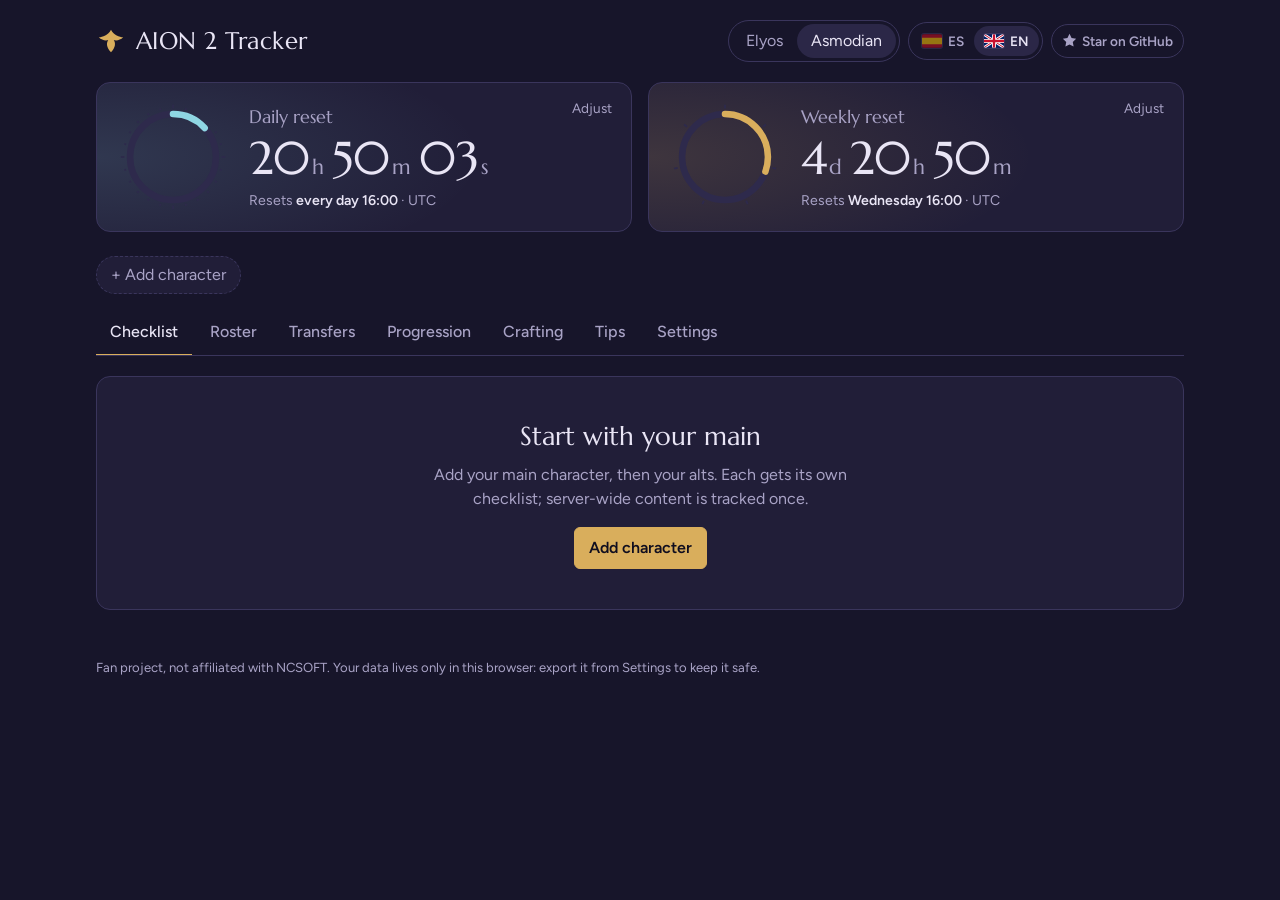
<file: index.html>
<!doctype html>
<html lang="es" data-faction="asmodian">
<head>
  <meta charset="utf-8">
  <meta name="viewport" content="width=device-width, initial-scale=1">
  <title>AION 2 Tracker</title>
  <meta name="description" content="Checklist diaria y semanal de AION 2 para tu main y tus alters, con contadores de reset por zona horaria.">
  <!-- Vista previa al compartir el link (Discord, Reddit, WhatsApp, X). La imagen se genera con tools/og-image.mjs -->
  <meta property="og:type" content="website">
  <meta property="og:site_name" content="AION 2 Tracker">
  <meta property="og:title" content="AION 2 Tracker">
  <meta property="og:description" content="Dailies y weeklies de AION 2 (global) para tu main y tus alters, con contadores de reset. Daily &amp; weekly checklist for your whole roster.">
  <meta property="og:url" content="https://aion2-tracker.github.io/Aion2-DailiesTracker/">
  <meta property="og:image" content="https://aion2-tracker.github.io/Aion2-DailiesTracker/og.png">
  <meta property="og:image:width" content="1200">
  <meta property="og:image:height" content="630">
  <meta property="og:image:alt" content="AION 2 Tracker: checklist diaria y semanal con contadores de reset">
  <meta property="og:locale" content="es_LA">
  <meta property="og:locale:alternate" content="en_US">
  <meta name="twitter:card" content="summary_large_image">
  <meta name="theme-color" content="#17152a">
  <link rel="icon" href="data:image/svg+xml,<svg xmlns='http://www.w3.org/2000/svg' viewBox='0 0 32 32'><path d='M16 4c-3 6-9 8-13 8 3 3 7 4 10 3-2 3-2 8 3 13 5-5 5-10 3-13 3 1 7 0 10-3-4 0-10-2-13-8z' fill='%23d9ae5c'/></svg>">
  <link rel="preload" href="fonts/figtree-latin.woff2" as="font" type="font/woff2" crossorigin>
  <link rel="preload" href="fonts/marcellus-latin.woff2" as="font" type="font/woff2" crossorigin>
  <link rel="stylesheet" href="styles.css">
</head>
<body>
  <header class="top">
    <div class="brand">
      <svg class="brand-mark" viewBox="0 0 32 32" aria-hidden="true"><path d="M16 4c-3 6-9 8-13 8 3 3 7 4 10 3-2 3-2 8 3 13 5-5 5-10 3-13 3 1 7 0 10-3-4 0-10-2-13-8z"/></svg>
      <h1>AION 2 Tracker</h1>
    </div>
    <div class="top-actions">
      <div class="faction" role="group" aria-label="Tema">
        <button type="button" data-set-faction="elyos" data-i18n="elyos">Elyos</button>
        <button type="button" data-set-faction="asmodian" data-i18n="asmodian">Asmodian</button>
      </div>
      <div class="seg langs" role="group" aria-label="Idioma">
        <button type="button" data-lang="es"><svg class="flag" viewBox="0 0 3 2" aria-hidden="true"><path fill="#c60b1e" d="M0 0h3v2H0z"/><path fill="#ffc400" d="M0 .5h3v1H0z"/></svg>ES</button>
        <button type="button" data-lang="en"><svg class="flag" viewBox="0 0 60 40" aria-hidden="true"><clipPath id="fl-uk"><path d="M0 0h60v40H0z"/></clipPath><g clip-path="url(#fl-uk)"><path fill="#012169" d="M0 0h60v40H0z"/><path stroke="#fff" stroke-width="8" d="M0 0l60 40M60 0L0 40"/><path stroke="#c8102e" stroke-width="3" d="M0 0l60 40M60 0L0 40"/><path stroke="#fff" stroke-width="12" d="M30 0v40M0 20h60"/><path stroke="#c8102e" stroke-width="7" d="M30 0v40M0 20h60"/></g></svg>EN</button>
      </div>
      <a class="star" id="starLink" href="https://github.com/aion2-tracker/Aion2-DailiesTracker" target="_blank" rel="noopener">
        <svg viewBox="0 0 16 16" aria-hidden="true"><path d="M8 .9l2.2 4.5 4.9.7-3.6 3.5.9 4.9L8 12.2l-4.4 2.3.9-4.9L.9 6.1l4.9-.7z"/></svg><span class="star-label" data-i18n="star">Dar estrella en GitHub</span><span id="starCount"></span>
      </a>
    </div>
  </header>

  <section class="clocks" id="clocks" aria-label="Resets"></section>

  <nav class="roster" id="roster" aria-label="Personajes"></nav>

  <nav class="tabs" role="tablist" id="tabs">
    <button role="tab" data-tab="checklist" data-i18n="tab_checklist">Checklist</button>
    <button role="tab" data-tab="overview" data-i18n="tab_overview">Roster</button>
    <button role="tab" data-tab="transfers" data-i18n="tab_transfers">Traspasos</button>
    <button role="tab" data-tab="progress" data-i18n="tab_progress">Progresión</button>
    <button role="tab" data-tab="craft" data-i18n="tab_craft">Crafteo</button>
    <button role="tab" data-tab="tips" data-i18n="tab_tips">Consejos</button>
    <button role="tab" data-tab="settings" data-i18n="tab_settings">Ajustes</button>
  </nav>

  <main id="view"></main>

  <footer class="foot">
    <p data-i18n="footer">Proyecto de fans, sin relación con NCSOFT. Tus datos se guardan solo en este navegador.</p>
  </footer>

  <dialog id="dlg"></dialog>

  <script src="data.js"></script>
  <script src="craft.js"></script>
  <script src="app.js"></script>
</body>
</html>
</file>
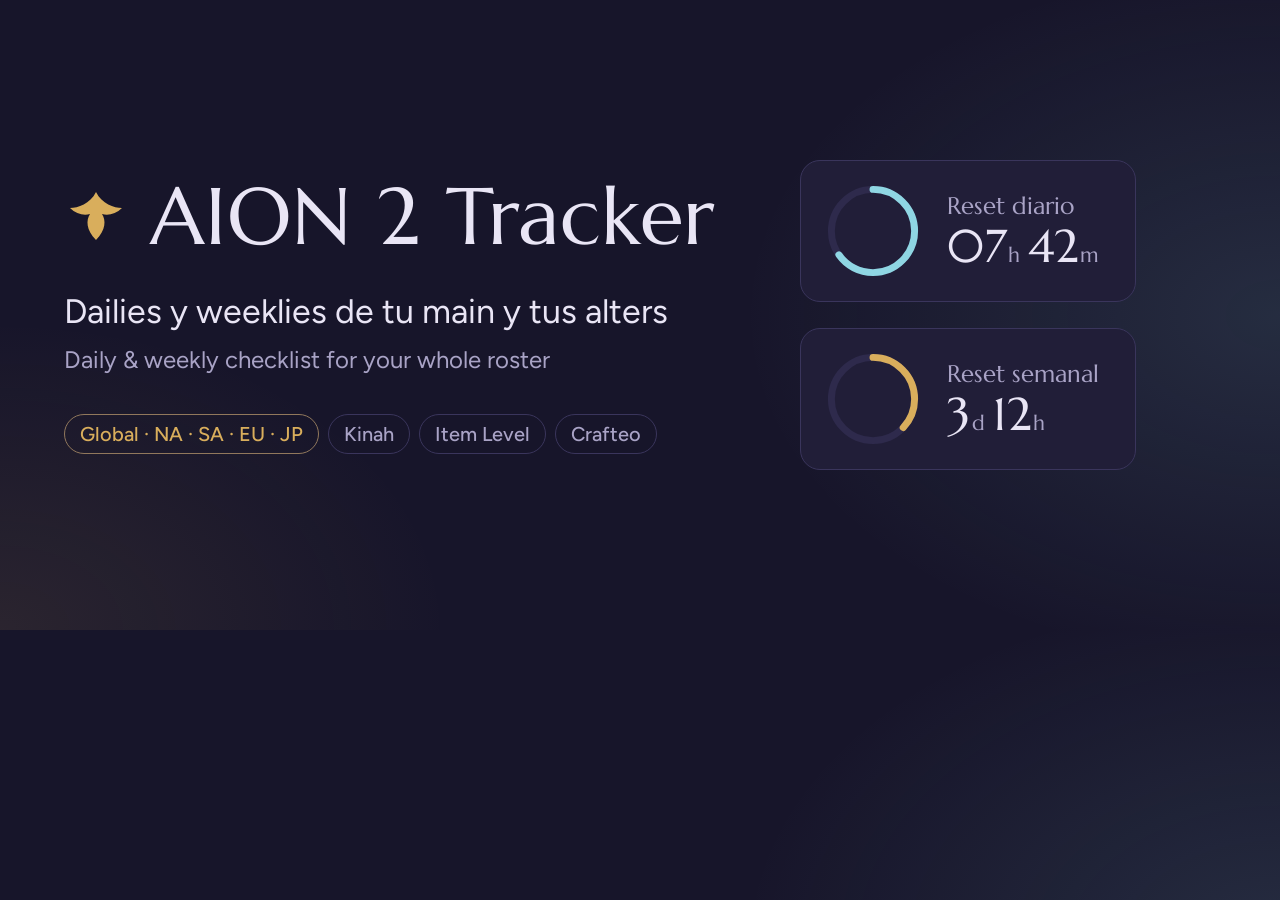
<file: tools/og-card.html>
<!doctype html>
<!-- Imagen de vista previa (og.png, 1200x630). Regenerar: node tools/og-image.mjs -->
<html>
<head>
<meta charset="utf-8">
<style>
  @font-face { font-family: "Figtree"; font-weight: 400 700; src: url(../fonts/figtree-latin.woff2) format("woff2"); }
  @font-face { font-family: "Marcellus"; src: url(../fonts/marcellus-latin.woff2) format("woff2"); }
  :root { --bg: #17152a; --surface: #211e38; --line: #3a355c; --ink: #e9e5f5; --ink-soft: #a9a3c6; --aether: #8fd6e3; --gold: #d9ae5c; --track: #2e2a4c; }
  * { box-sizing: border-box; margin: 0; }
  body {
    width: 1200px; height: 630px; overflow: hidden; font-family: "Figtree", sans-serif; color: var(--ink);
    background:
      radial-gradient(60% 80% at 100% 50%, color-mix(in srgb, var(--aether) 12%, transparent), transparent 70%),
      radial-gradient(50% 70% at 0% 100%, color-mix(in srgb, var(--gold) 10%, transparent), transparent 70%),
      var(--bg);
    display: grid; grid-template-columns: 1fr auto; align-items: center; gap: 36px; padding: 0 64px;
  }
  .brand { display: flex; align-items: center; gap: 22px; }
  .brand svg { width: 64px; height: 64px; fill: var(--gold); }
  h1 { font-family: "Marcellus", serif; font-weight: 400; font-size: 80px; letter-spacing: .01em; line-height: 1; white-space: nowrap; }
  .tag { font-size: 34px; margin: 34px 0 10px; line-height: 1.3; }
  .tag-en { font-size: 24px; color: var(--ink-soft); }
  .pills { display: flex; flex-wrap: nowrap; gap: 9px; margin-top: 40px; }
  .pills span { border: 1px solid var(--line); border-radius: 999px; padding: 7px 15px; font-size: 20px; color: var(--ink-soft); font-weight: 500; }
  .pills .hl { color: var(--gold); border-color: color-mix(in srgb, var(--gold) 55%, var(--line)); }
  .rings { display: grid; gap: 26px; }
  .ring-card { display: flex; align-items: center; gap: 22px; background: var(--surface); border: 1px solid var(--line); border-radius: 20px; padding: 18px 28px 18px 20px; }
  .ring-card svg { width: 104px; height: 104px; }
  .ring-card circle { fill: none; stroke-width: 8; }
  .ring-card .t { stroke: var(--track); }
  .ring-card .a { stroke-linecap: round; }
  .ring-card h2 { font-family: "Marcellus", serif; font-weight: 400; font-size: 24px; color: var(--ink-soft); }
  .cd { font-family: "Marcellus", serif; font-size: 46px; line-height: 1.1; font-variant-numeric: tabular-nums; }
  .cd small { font-size: .45em; color: var(--ink-soft); margin: 0 8px 0 2px; }
</style>
</head>
<body>
  <div>
    <div class="brand">
      <svg viewBox="0 0 32 32"><path d="M16 4c-3 6-9 8-13 8 3 3 7 4 10 3-2 3-2 8 3 13 5-5 5-10 3-13 3 1 7 0 10-3-4 0-10-2-13-8z"/></svg>
      <h1>AION 2 Tracker</h1>
    </div>
    <p class="tag">Dailies y weeklies de tu main y tus alters</p>
    <p class="tag-en">Daily &amp; weekly checklist for your whole roster</p>
    <div class="pills">
      <span class="hl">Global · NA · SA · EU · JP</span>
      <span>Kinah</span><span>Item Level</span><span>Crafteo</span>
    </div>
  </div>
  <div class="rings">
    <div class="ring-card">
      <svg viewBox="0 0 120 120"><circle class="t" cx="60" cy="60" r="48"/><circle class="a" cx="60" cy="60" r="48" stroke="#8fd6e3" stroke-dasharray="301.6" stroke-dashoffset="105" transform="rotate(-90 60 60)"/></svg>
      <div><h2>Reset diario</h2><div class="cd">07<small>h</small>42<small>m</small></div></div>
    </div>
    <div class="ring-card">
      <svg viewBox="0 0 120 120"><circle class="t" cx="60" cy="60" r="48"/><circle class="a" cx="60" cy="60" r="48" stroke="#d9ae5c" stroke-dasharray="301.6" stroke-dashoffset="190" transform="rotate(-90 60 60)"/></svg>
      <div><h2>Reset semanal</h2><div class="cd">3<small>d</small>12<small>h</small></div></div>
    </div>
  </div>
</body>
</html>
</file>
<file: styles.css>
/* Fuentes locales (SIL OFL, ver fonts/): sin pedidos a Google. Subset latin; Figtree es variable 400-700 */
@font-face { font-family: "Figtree"; font-style: normal; font-weight: 400 700; font-display: swap; src: url(fonts/figtree-latin.woff2) format("woff2"); }
@font-face { font-family: "Marcellus"; font-style: normal; font-weight: 400; font-display: swap; src: url(fonts/marcellus-latin.woff2) format("woff2"); }

:root {
  --font-display: "Marcellus", Georgia, serif;
  --font-body: "Figtree", system-ui, sans-serif;
  --r-sm: 6px;
  --r-lg: 14px;
}

/* Asmodian: noche del Abyss */
:root[data-faction="asmodian"] {
  --bg: #17152a;
  --bg-deep: #100e1f;
  --surface: #211e38;
  --surface-2: #2b2747;
  --line: #3a355c;
  --ink: #e9e5f5;
  --ink-soft: #a9a3c6;
  --aether: #8fd6e3;
  --gold: #d9ae5c;
  --danger: #e0707a;
  --ring-track: #2e2a4c;
  color-scheme: dark;
}

/* Elyos: cielo de Atreia */
:root[data-faction="elyos"] {
  --bg: #bcc6cd;
  --bg-deep: #afbac2;
  --surface: #ccd4da;
  --surface-2: #c1cad1;
  --line: #9aaab5;
  --ink: #1b2a36;
  --ink-soft: #3e4e5b;
  --aether: #0b525e;
  --gold: #6b4b0c;
  --danger: #8c2833;
  --ring-track: #a8b5be;
  color-scheme: light;
}

* { box-sizing: border-box; }

body {
  margin: 0;
  background: var(--bg);
  color: var(--ink);
  font: 400 16px/1.5 var(--font-body);
  max-width: 1120px;
  margin-inline: auto;
  padding: 0 16px 48px;
}

h1, h2, h3 { font-family: var(--font-display); font-weight: 400; margin: 0; }
h2 { font-size: 1.6rem; }
h3 { font-size: 1.2rem; }

button, input, select, textarea { font: inherit; color: inherit; }
button { cursor: pointer; }
:focus-visible { outline: 2px solid var(--aether); outline-offset: 2px; }

.muted { color: var(--ink-soft); }

/* ---------- Top bar ---------- */
.top {
  display: flex; align-items: center; justify-content: space-between;
  gap: 12px; padding: 20px 0 8px; flex-wrap: wrap;
}
.brand { display: flex; align-items: center; gap: 10px; }
.brand h1 { font-size: 1.5rem; letter-spacing: .02em; }
.brand-mark { width: 30px; height: 30px; fill: var(--gold); }
.top-actions { display: flex; gap: 8px; align-items: center; flex-wrap: wrap; }

.faction, .seg {
  display: inline-flex; border: 1px solid var(--line); border-radius: 999px; padding: 3px;
}
.faction button, .seg button {
  border: 0; background: none; padding: 5px 14px; border-radius: 999px; color: var(--ink-soft);
}
.faction button[aria-pressed="true"], .seg button[aria-pressed="true"] { background: var(--surface-2); color: var(--ink); }
.langs button { display: inline-flex; align-items: center; gap: 6px; padding: 5px 10px; font-weight: 600; font-size: .85rem; }
.langs button[aria-pressed="false"] .flag { opacity: .55; }
.flag { width: 20px; height: 14px; border-radius: 2px; box-shadow: 0 0 0 1px var(--line); }
/* Estrella de GitHub: discreta, se ilumina al pasar el mouse */
.star {
  display: inline-flex; align-items: center; gap: 5px; padding: 6px 10px; border: 1px solid var(--line);
  border-radius: 999px; color: var(--ink-soft); text-decoration: none; font-size: .85rem; font-weight: 600;
}
.star svg { width: 15px; height: 15px; fill: currentColor; }
.star:hover, .star:focus-visible { color: var(--gold); border-color: var(--gold); }
.star span:empty { display: none; }
.star-label + span { padding-left: 7px; border-left: 1px solid var(--line); }

/* ---------- Reset rings (el elemento protagonista) ---------- */
.clocks {
  display: grid; grid-template-columns: 1fr 1fr; gap: 16px; margin: 12px 0 24px;
}
.clock {
  position: relative;
  display: grid; grid-template-columns: auto 1fr; align-items: center; gap: 20px;
  padding: 18px 20px;
  background:
    radial-gradient(120% 140% at 0% 50%, color-mix(in srgb, var(--aether) 14%, transparent), transparent 60%),
    var(--surface);
  border: 1px solid var(--line);
  border-radius: var(--r-lg);
}
.clock.weekly {
  background:
    radial-gradient(120% 140% at 0% 50%, color-mix(in srgb, var(--gold) 16%, transparent), transparent 60%),
    var(--surface);
}
.ring { width: 112px; height: 112px; }
.ring circle { fill: none; stroke-width: 7; }
.ring .track { stroke: var(--ring-track); }
.ring .arc { stroke: var(--aether); stroke-linecap: round; transition: stroke-dashoffset .6s ease; }
.clock.weekly .ring .arc { stroke: var(--gold); }
.ring .tick { stroke: var(--ring-track); stroke-width: 2; }
.clock h2 { font-size: 1.15rem; color: var(--ink-soft); }
.countdown {
  font-family: var(--font-display);
  font-size: clamp(2rem, 4.4vw, 2.9rem);
  line-height: 1.1;
  font-variant-numeric: tabular-nums;
  margin: 2px 0 6px;
}
.countdown small { font-size: .45em; color: var(--ink-soft); margin-left: 2px; margin-right: 8px; }
.clock-meta { font-size: .88rem; color: var(--ink-soft); }
.clock-meta b { color: var(--ink); font-weight: 600; }
.clock-edit {
  position: absolute; top: 10px; right: 10px;
  border: 1px solid transparent; background: none; border-radius: var(--r-sm);
  padding: 4px 8px; font-size: .85rem; color: var(--ink-soft);
}
.clock-edit:hover { border-color: var(--line); color: var(--ink); }

/* ---------- Roster chips ---------- */
.roster { display: flex; gap: 8px; flex-wrap: wrap; align-items: center; margin-bottom: 16px; }
.chip {
  display: inline-flex; align-items: center; gap: 8px;
  border: 1px solid var(--line); background: var(--surface);
  padding: 6px 14px 6px 6px; border-radius: 999px;
}
.chip[aria-current="true"] { border-color: var(--gold); box-shadow: inset 0 0 0 1px var(--gold); }
.chip .sigil {
  width: 28px; height: 28px; border-radius: 50%; display: grid; place-items: center;
  font-family: var(--font-display); font-size: .95rem;
  background: var(--surface-2); color: var(--aether);
}
.chip.main .sigil { color: var(--gold); }
.chip .who { display: flex; flex-direction: column; line-height: 1.15; text-align: left; }
.chip .who span { font-size: .75rem; color: var(--ink-soft); }
.chip.add { padding: 6px 14px; border-style: dashed; color: var(--ink-soft); }

/* ---------- Tabs ---------- */
.tabs {
  display: flex; gap: 4px; border-bottom: 1px solid var(--line); margin-bottom: 20px;
  overflow-x: auto; scrollbar-width: none;
}
.tabs button {
  border: 0; background: none; padding: 10px 14px; color: var(--ink-soft);
  border-bottom: 2px solid transparent; margin-bottom: -1px; white-space: nowrap; font-weight: 500;
}
.tabs button[aria-selected="true"] { color: var(--ink); border-bottom-color: var(--gold); }

/* ---------- Checklist ---------- */
/* Cada período tiene su color: diarias = aether, semanales = oro */
.daily-list { --accent: var(--aether); }
.weekly-list { --accent: var(--gold); }
.sigil {
  width: 28px; height: 28px; border-radius: 50%; display: grid; place-items: center; flex: none;
  font-family: var(--font-display); font-size: .95rem;
  background: var(--surface-2); color: var(--aether);
}
.sigil.main { color: var(--gold); }

.lists { display: grid; grid-template-columns: 1fr 1fr; gap: 20px; align-items: start; }
.list-head { display: flex; align-items: baseline; justify-content: space-between; gap: 12px; margin-bottom: 8px; }
.bar { height: 4px; background: var(--ring-track); border-radius: 2px; overflow: hidden; }
.bar i { display: block; height: 100%; background: var(--accent, var(--aether)); transition: width .4s ease; }

/* Cabecera del personaje: identidad + resumen de diarias y semanales */
.char-head {
  display: grid; grid-template-columns: 1.3fr 1fr 1fr; gap: 12px; margin-bottom: 20px;
}
.char-head > * { min-width: 0; }
.char-id, .sum-tile {
  background: var(--surface); border: 1px solid var(--line); border-radius: var(--r-lg); padding: 14px 16px;
}
.char-id { display: flex; align-items: center; gap: 12px; flex-wrap: wrap; }
.char-id > div { flex: 1; min-width: 0; }
.char-id h2 { font-size: 1.6rem; line-height: 1.1; overflow-wrap: anywhere; }
.char-id .muted { font-size: .85rem; }
.char-id .sigil { width: 44px; height: 44px; font-size: 1.4rem; }
.sum-tile { display: grid; grid-template-columns: 1fr auto; align-items: baseline; gap: 2px 10px; border-top: 3px solid var(--accent); }
.sum-label { font-size: .8rem; font-weight: 600; text-transform: uppercase; letter-spacing: .06em; color: var(--accent); }
.sum-num { grid-row: span 2; font-family: var(--font-display); font-size: 2rem; line-height: 1; font-variant-numeric: tabular-nums; }
.sum-num small { font-size: .5em; color: var(--ink-soft); }
.sum-sub { font-size: .82rem; color: var(--ink-soft); }
.sum-tile .bar { grid-column: 1 / -1; margin-top: 8px; }

/* Tablero de cada período: panel con cabecera de color */
.board { background: var(--surface); border: 1px solid var(--line); border-radius: var(--r-lg); overflow: hidden; }
.board-head {
  display: grid; grid-template-columns: 1fr auto; align-items: baseline; gap: 8px 12px;
  padding: 14px 18px 12px; border-top: 3px solid var(--accent);
  background: linear-gradient(180deg, color-mix(in srgb, var(--accent) 12%, transparent), transparent);
  border-bottom: 1px solid var(--line);
}
.board-head h2 { font-size: 1.45rem; color: var(--accent); }
.board-count { font-size: .88rem; color: var(--ink-soft); font-variant-numeric: tabular-nums; }
.board-head .bar { grid-column: 1 / -1; }
.grp + .grp { border-top: 1px solid var(--line); }
.grp-head {
  padding: 8px 18px; font-size: .75rem; font-weight: 600; text-transform: uppercase; letter-spacing: .07em;
  color: var(--ink-soft); background: var(--bg-deep);
}
.grp.shared .grp-head { color: var(--gold); }

.task {
  display: grid; grid-template-columns: 1fr auto auto; gap: 4px 12px; align-items: center;
  padding: 11px 18px 11px 15px; border-left: 3px solid transparent;
}
.task + .task { border-top: 1px solid color-mix(in srgb, var(--line) 60%, transparent); }
.task:nth-child(odd) { background: color-mix(in srgb, var(--surface-2) 45%, transparent); }
.task:hover { background: var(--surface-2); }
.task.part { border-left-color: color-mix(in srgb, var(--accent) 45%, transparent); }
.task.done { border-left-color: var(--accent); }
.t-main { min-width: 0; }
.task .t-name { font-weight: 600; display: flex; gap: 8px; align-items: center; flex-wrap: wrap; }
.task.done .t-name { color: var(--ink-soft); }
.task.done .t-label { text-decoration: line-through; text-decoration-color: var(--line); }
.task .t-desc { font-size: .83rem; color: var(--ink-soft); max-width: 62ch; margin-top: 2px; }
.task.done .t-desc { opacity: .7; }
.t-count {
  min-width: 3.4em; text-align: center; padding: 2px 6px; border-radius: var(--r-sm);
  font-size: .82rem; font-weight: 600; font-variant-numeric: tabular-nums;
  background: var(--bg-deep); border: 1px solid var(--line); color: var(--ink-soft);
}
.task.part .t-count { color: var(--ink); }
.task.done .t-count { color: var(--accent); border-color: color-mix(in srgb, var(--accent) 50%, transparent); }

/* ---------- Roster (tabla) ---------- */
.roster-table { font-size: .9rem; }
.roster-table th, .roster-table td { padding: 8px 12px; }
.roster-table thead th { vertical-align: bottom; }
.panel .matrix th:first-child, .board .matrix th:first-child, .board .matrix td:first-child { background: var(--surface); }
.roster-table .task-col { text-align: left; white-space: normal; min-width: 180px; font-weight: 500; }
.roster-table thead .task-col { font-size: .75rem; text-transform: uppercase; letter-spacing: .07em; }
.col-char {
  display: inline-flex; flex-direction: column; align-items: center; gap: 4px;
  border: 0; background: none; padding: 4px 6px; border-radius: var(--r-sm); color: var(--ink);
}
.col-char:hover { background: var(--surface-2); }
.col-char > span { display: flex; flex-direction: column; font-weight: 600; font-size: .88rem; line-height: 1.2; }
.col-char small { font-weight: 400; font-size: .72rem; color: var(--ink-soft); }
.roster-table .cur { background: color-mix(in srgb, var(--accent) 7%, transparent); }
.roster-table thead .cur .col-char > span { color: var(--accent); }
.roster-table tbody tr:nth-child(even) td:not(.cur) { background: color-mix(in srgb, var(--surface-2) 45%, transparent); }
.roster-table tbody tr:nth-child(even) td.task-col { background: color-mix(in srgb, var(--surface-2) 45%, var(--surface)); }
.prog-row td { background: var(--bg-deep) !important; vertical-align: middle; }
.prog-row td.task-col { font-size: .75rem; font-weight: 600; text-transform: uppercase; letter-spacing: .07em; color: var(--ink-soft); }
.prog-row b { font-variant-numeric: tabular-nums; font-size: .85rem; }
.prog-row .bar { margin: 4px auto 0; max-width: 90px; }
.cell {
  display: inline-grid; place-items: center; min-width: 3.4em; height: 26px; padding: 0 8px; vertical-align: middle;
  border-radius: var(--r-sm); font-size: .82rem; font-weight: 600; font-variant-numeric: tabular-nums;
  border: 1px solid var(--line); color: var(--ink-soft);
}
.cell.part { color: var(--ink); border-color: color-mix(in srgb, var(--accent) 45%, transparent); background: color-mix(in srgb, var(--accent) 10%, transparent); }
.cell.full { color: var(--bg-deep); background: var(--accent); border-color: var(--accent); }
.cell.na { border-color: transparent; color: var(--line); font-weight: 400; }
.grp-row td {
  text-align: left !important; font-size: .75rem; font-weight: 600; text-transform: uppercase; letter-spacing: .07em;
  color: var(--gold); background: var(--bg-deep) !important; padding: 7px 12px;
}
.shared-row td:last-child .cell { min-width: 8em; }
.badge {
  font-size: .72rem; font-weight: 600; padding: 1px 8px; border-radius: 999px;
  border: 1px solid var(--line); color: var(--ink-soft); text-decoration: none;
}
.badge.shared { color: var(--gold); border-color: color-mix(in srgb, var(--gold) 45%, transparent); }
/* inline-block: no hereda el tachado de la tarea hecha (justo ahí importa cuánto falta) */
.badge.reset { display: inline-block; color: var(--aether); border-color: color-mix(in srgb, var(--aether) 50%, transparent); font-weight: 500; }
.badge.reset b { font-variant-numeric: tabular-nums; }
.t-ctrl { display: flex; align-items: center; gap: 6px; }

/* Cargas: una piedra por uso */
.pips { display: flex; gap: 4px; flex-wrap: wrap; justify-content: flex-end; max-width: 190px; }
.pip {
  width: 18px; height: 18px; padding: 0; border-radius: 50%;
  border: 1.5px solid var(--line); background: transparent;
}
.pip.on { background: var(--accent, var(--aether)); border-color: var(--accent, var(--aether)); }
.pip.single { width: 24px; height: 24px; border-radius: var(--r-sm); position: relative; }
.pip.single.on::after {
  content: ""; position: absolute; left: 7px; top: 3px; width: 6px; height: 11px;
  border: solid var(--bg); border-width: 0 2.5px 2.5px 0; transform: rotate(45deg);
}
.stepper { display: inline-flex; align-items: center; border: 1px solid var(--line); border-radius: var(--r-sm); }
.stepper button { border: 0; background: none; width: 30px; height: 30px; }
.stepper output { min-width: 52px; text-align: center; font-variant-numeric: tabular-nums; font-size: .9rem; }
.icon-btn {
  border: 0; background: none; color: var(--ink-soft); padding: 4px 6px; border-radius: var(--r-sm); font-size: .8rem;
}
.icon-btn:hover { color: var(--ink); background: var(--surface-2); }
.list-foot { display: flex; gap: 8px; flex-wrap: wrap; margin-top: 10px; }

/* ---------- Generic ---------- */
.btn {
  border: 1px solid var(--line); background: var(--surface); border-radius: var(--r-sm);
  padding: 8px 14px; font-weight: 500;
}
.btn:hover { border-color: var(--ink-soft); }
.btn.primary { background: var(--gold); border-color: var(--gold); color: var(--bg-deep); font-weight: 600; }
.btn.danger { color: var(--danger); }
.btn.small { padding: 4px 10px; font-size: .85rem; }

.panel { background: var(--surface); border: 1px solid var(--line); border-radius: var(--r-lg); padding: 20px; }
.stack > * + * { margin-top: 16px; }
.grid2 { display: grid; grid-template-columns: 1fr 1fr; gap: 20px; align-items: start; }

label.field { display: flex; flex-direction: column; gap: 4px; font-size: .88rem; color: var(--ink-soft); }
input[type="text"], input[type="number"], input[type="date"], input:not([type]), select, textarea {
  background: var(--bg); border: 1px solid var(--line); border-radius: var(--r-sm); padding: 8px 10px; color: var(--ink);
}
.row { display: flex; gap: 10px; flex-wrap: wrap; align-items: end; }
.row > .field { flex: 1 1 140px; }

.empty { padding: 40px 20px; text-align: center; }
.empty p { max-width: 44ch; margin: 8px auto 16px; color: var(--ink-soft); }

/* Overview table */
.table-wrap { overflow-x: auto; }
table.matrix { border-collapse: collapse; width: 100%; font-size: .9rem; }
.matrix th, .matrix td { padding: 8px 10px; border-bottom: 1px solid var(--line); text-align: center; white-space: nowrap; }
.matrix th:first-child, .matrix td:first-child { text-align: left; position: sticky; left: 0; background: var(--bg); }
.matrix thead th { font-weight: 600; color: var(--ink-soft); font-size: .8rem; }
.matrix td.full { color: var(--aether); font-weight: 600; }
.matrix td.part { color: var(--gold); }

/* Progress */
.cp-now { font-family: var(--font-display); font-size: 2.6rem; line-height: 1; font-variant-numeric: tabular-nums; }
.spark { width: 100%; height: 90px; display: block; margin-top: 12px; }
.spark path.line { fill: none; stroke: var(--aether); stroke-width: 2; }
.spark path.area { fill: color-mix(in srgb, var(--aether) 14%, transparent); stroke: none; }
.spark line.gate { stroke: var(--gold); stroke-dasharray: 3 4; stroke-width: 1; }
.gates { list-style: none; padding: 0; margin: 12px 0 0; font-size: .9rem; }
.gates li { display: flex; gap: 10px; padding: 4px 0; }
.gates li b { font-variant-numeric: tabular-nums; min-width: 3.5em; }
.gates li.reached { color: var(--ink-soft); }
.gates li.reached b { color: var(--aether); }
.ms-group h3 { margin-bottom: 6px; }
.check { display: flex; gap: 10px; align-items: center; padding: 5px 0; }
.check input { width: 18px; height: 18px; accent-color: var(--aether); }
.goal { display: flex; gap: 10px; align-items: center; padding: 5px 0; }
.goal span { flex: 1; }
.goal.done span { text-decoration: line-through; color: var(--ink-soft); }

/* Tips */
.tips { columns: 2 320px; column-gap: 20px; }
.tip { break-inside: avoid; margin-bottom: 20px; }
.tip ul { margin: 8px 0 0; padding-left: 18px; }
.tip li { margin-bottom: 6px; max-width: 60ch; }
.tip li::marker { color: var(--gold); }

/* Dialog */
dialog {
  border: 1px solid var(--line); border-radius: var(--r-lg); background: var(--surface); color: var(--ink);
  padding: 24px; width: min(460px, calc(100vw - 32px));
}
dialog::backdrop { background: rgb(8 6 20 / .6); }
dialog h2 { margin-bottom: 16px; font-size: 1.4rem; }
dialog .actions { display: flex; justify-content: flex-end; gap: 8px; margin-top: 20px; }
.presets { display: flex; gap: 6px; flex-wrap: wrap; }
.hint { font-size: .82rem; color: var(--ink-soft); margin: 4px 0 0; }

.foot { margin-top: 48px; font-size: .82rem; color: var(--ink-soft); }

@media (max-width: 760px) {
  .clocks, .lists, .grid2 { grid-template-columns: 1fr; }
  .char-head { grid-template-columns: 1fr 1fr; }
  .char-id { grid-column: 1 / -1; }
  .ring { width: 84px; height: 84px; }
  .clock { gap: 14px; padding: 16px; }
  .pips { max-width: 140px; }
}

@media (prefers-reduced-motion: reduce) {
  * { transition: none !important; }
}

/* Evita desbordes horizontales en grids */
.lists > *, .grid2 > *, .clock > div { min-width: 0; }
.clock-meta { overflow-wrap: anywhere; }

@media (max-width: 560px) {
  .top { padding-top: 14px; }
  .brand h1 { font-size: 1.25rem; }
  .top-actions { gap: 6px; }
  .faction button { padding: 5px 10px; }
  .langs button { padding: 5px 7px; }
  .star { padding: 6px 8px; }
  .star-label { display: none; }
  .star-label + span { padding-left: 0; border-left: 0; }
  .task { grid-template-columns: 1fr auto; }
  .t-ctrl { grid-column: 1 / -1; }
  .task { padding-inline: 12px; }
  .grp-head, .board-head { padding-inline: 12px; }
  .t-ctrl { justify-content: space-between; }
  .pips { justify-content: flex-start; max-width: none; }
  .clock-edit { top: 6px; right: 6px; }
  .tasks-table th, .tasks-table td { padding-inline: 5px; }
  .tasks-table input[type="number"] { width: 52px !important; }
}
.tasks-table td:nth-child(2) { text-align: left; white-space: normal; }

/* Traspasos */
.kinah-table td:first-child { white-space: nowrap; }
.kinah-table input.amt { width: 120px; text-align: right; font-variant-numeric: tabular-nums; }
.kinah-table input.amt:invalid { border-color: var(--danger); }
.k-total { color: var(--gold); font-variant-numeric: tabular-nums; }
.xfer-grid { display: grid; grid-template-columns: repeat(3, 1fr); gap: 16px; align-items: start; }
.xfer-grid > * { min-width: 0; }
.xfer h3 { margin-bottom: 4px; }
.xfer.worth h3 { color: var(--aether); }
.xfer.no h3 { color: var(--danger); }
.xfer-item { padding: 10px 0; border-bottom: 1px solid var(--line); }
.xfer-item:last-child { border-bottom: 0; }
.xfer-item .t-desc { font-size: .85rem; color: var(--ink-soft); margin-top: 2px; }
@media (max-width: 900px) { .xfer-grid { grid-template-columns: 1fr; } }
.panel .matrix th:first-child, .panel .matrix td:first-child { background: var(--surface); }
.badge { white-space: nowrap; }

/* Progresión */
.il-hero {
  display: grid; grid-template-columns: auto 1fr auto; gap: 16px 28px; align-items: center; margin-bottom: 20px;
}
.il-now h3 { font-size: 1rem; color: var(--ink-soft); }
.il-sub { margin: 4px 0 0; font-size: .85rem; }
.il-next { margin: 0 0 22px; font-size: .92rem; color: var(--ink-soft); }
.il-next b { color: var(--ink); font-weight: 600; }
.il-track { position: relative; height: 8px; background: var(--ring-track); border-radius: 4px; margin: 0 14px 26px 6px; }
.il-fill { position: absolute; inset: 0 auto 0 0; background: linear-gradient(90deg, color-mix(in srgb, var(--aether) 55%, transparent), var(--aether)); border-radius: 4px; transition: width .6s ease; }
.il-gate { position: absolute; top: -5px; transform: translateX(-50%); display: flex; flex-direction: column; align-items: center; gap: 6px; }
.il-gate i { width: 3px; height: 18px; border-radius: 2px; background: var(--line); }
.il-gate.reached i { background: var(--gold); }
.il-gate b { font-size: .72rem; font-weight: 600; color: var(--ink-soft); font-variant-numeric: tabular-nums; }
.il-gate.reached b { color: var(--gold); }
.il-form { display: flex; gap: 8px; }
.il-form input { flex: 1; min-width: 0; }
.il-hero .il-form input { width: 170px; }
.il-history { grid-column: 1 / -1; }
.prog-grid { display: grid; grid-template-columns: 1.6fr 1fr; gap: 20px; align-items: start; }
.prog-grid > * { min-width: 0; }

.stages { margin-top: 12px; }
.stage { border-top: 1px solid var(--line); }
.stage summary {
  display: grid; grid-template-columns: 7.5em 1fr auto; gap: 12px; align-items: baseline;
  padding: 12px 0; cursor: pointer; list-style: none;
}
.stage summary::-webkit-details-marker { display: none; }
.stage-range { font-family: var(--font-display); font-variant-numeric: tabular-nums; color: var(--ink-soft); }
.stage-title { font-weight: 600; }
.stage-count { font-size: .85rem; color: var(--ink-soft); font-variant-numeric: tabular-nums; }
.stage.current .stage-range { color: var(--aether); }
.stage.past .stage-title { color: var(--ink-soft); }
.badge.here { color: var(--aether); border-color: color-mix(in srgb, var(--aether) 50%, transparent); }
.check.step { align-items: flex-start; padding: 6px 0 6px calc(7.5em + 12px); }
.check.step input { margin-top: 3px; flex: none; }
.stage[open] { padding-bottom: 10px; }
.pro-tips { margin: 10px 0 0; padding-left: 18px; }
.pro-tips li { margin-bottom: 8px; max-width: 70ch; }
.pro-tips li::marker { color: var(--gold); }

@media (max-width: 900px) {
  .il-hero { grid-template-columns: 1fr; }
  .il-hero .il-form input { width: auto; }
  .prog-grid { grid-template-columns: 1fr; }
  .stage summary { grid-template-columns: 1fr auto; }
  .stage-range { grid-column: 1 / -1; }
  .check.step { padding-left: 0; }
}
.il-next { margin-bottom: 30px; }
.il-track { margin-bottom: 30px; }
.il-gate b { position: absolute; top: 24px; white-space: nowrap; }
.il-gate.up b { top: auto; bottom: 24px; }
.il-hero .il-form input { width: 150px; }
.il-hero .il-form input { width: 175px; }

/* Crafteo */
.craft-grid { display: grid; grid-template-columns: 1.2fr 1fr; gap: 20px; align-items: start; }
.craft-grid > * { min-width: 0; }
.rc-filters { margin: 12px 0 6px; }
.rc-filters input[type="search"] { width: 100%; }
.rc-row { display: grid; grid-template-columns: 36px 1fr auto; gap: 12px; align-items: center; padding: 8px 0; border-bottom: 1px solid var(--line); }
.rc-row:last-child { border-bottom: 0; }
.rc-main { display: flex; flex-direction: column; min-width: 0; }
.rc-name { font-weight: 600; text-decoration: none; overflow-wrap: anywhere; }
a.rc-name:hover { text-decoration: underline; }
.rc-meta { font-size: .8rem; color: var(--ink-soft); }
.ic { width: 36px; height: 36px; border-radius: var(--r-sm); background: var(--surface-2); border: 1px solid var(--line); display: inline-block; flex: none; object-fit: cover; }
.rc-rec h4 { font-family: var(--font-display); font-weight: 400; font-size: 1.05rem; margin: 18px 0 4px; }
.rc-mats td:first-child { white-space: normal; }
.rc-mat { display: flex; align-items: center; gap: 10px; }
.rc-mat .ic { width: 28px; height: 28px; }
.rc-mat a { text-decoration: none; }
.rc-mat a:hover { text-decoration: underline; }
.rc-mats input.amt { width: 84px; text-align: right; }
.rc-mats tr.ok td { color: var(--ink-soft); }
.rc-done { color: var(--aether); font-weight: 600; margin: 6px 0; }

/* Color por grado del item */
.g11 { color: var(--ink); }
.g21 { color: #4fae63; }
.g31 { color: #4b8fe0; }
.g41 { color: var(--gold); }
:root[data-faction="elyos"] .g21 { color: #2f7f43; }
:root[data-faction="elyos"] .g31 { color: #2462b0; }

@media (max-width: 900px) { .craft-grid { grid-template-columns: 1fr; } }
.rc-filters > .field:first-child { flex-basis: 100%; }
/* Las etapas se abren solo desde el rango de Item Level */
.stage summary { cursor: default; }
.stage-range { cursor: pointer; display: inline-flex; align-items: center; gap: 6px; }
.stage-range::before { content: ""; width: 0; height: 0; border-left: 5px solid currentColor; border-top: 4px solid transparent; border-bottom: 4px solid transparent; transition: transform .15s ease; }
.stage[open] .stage-range::before { transform: rotate(90deg); }
.stage-range:hover { color: var(--ink); }
.stage summary:focus-visible { outline: none; }
.stage summary:focus-visible .stage-range { outline: 2px solid var(--aether); outline-offset: 2px; border-radius: 2px; }
.stage summary { grid-template-columns: 8.5em 1fr auto; }
.check.step { padding-left: calc(8.5em + 12px); }
@media (max-width: 900px) { .stage summary { grid-template-columns: 1fr auto; } .check.step { padding-left: 0; } }
</file>
